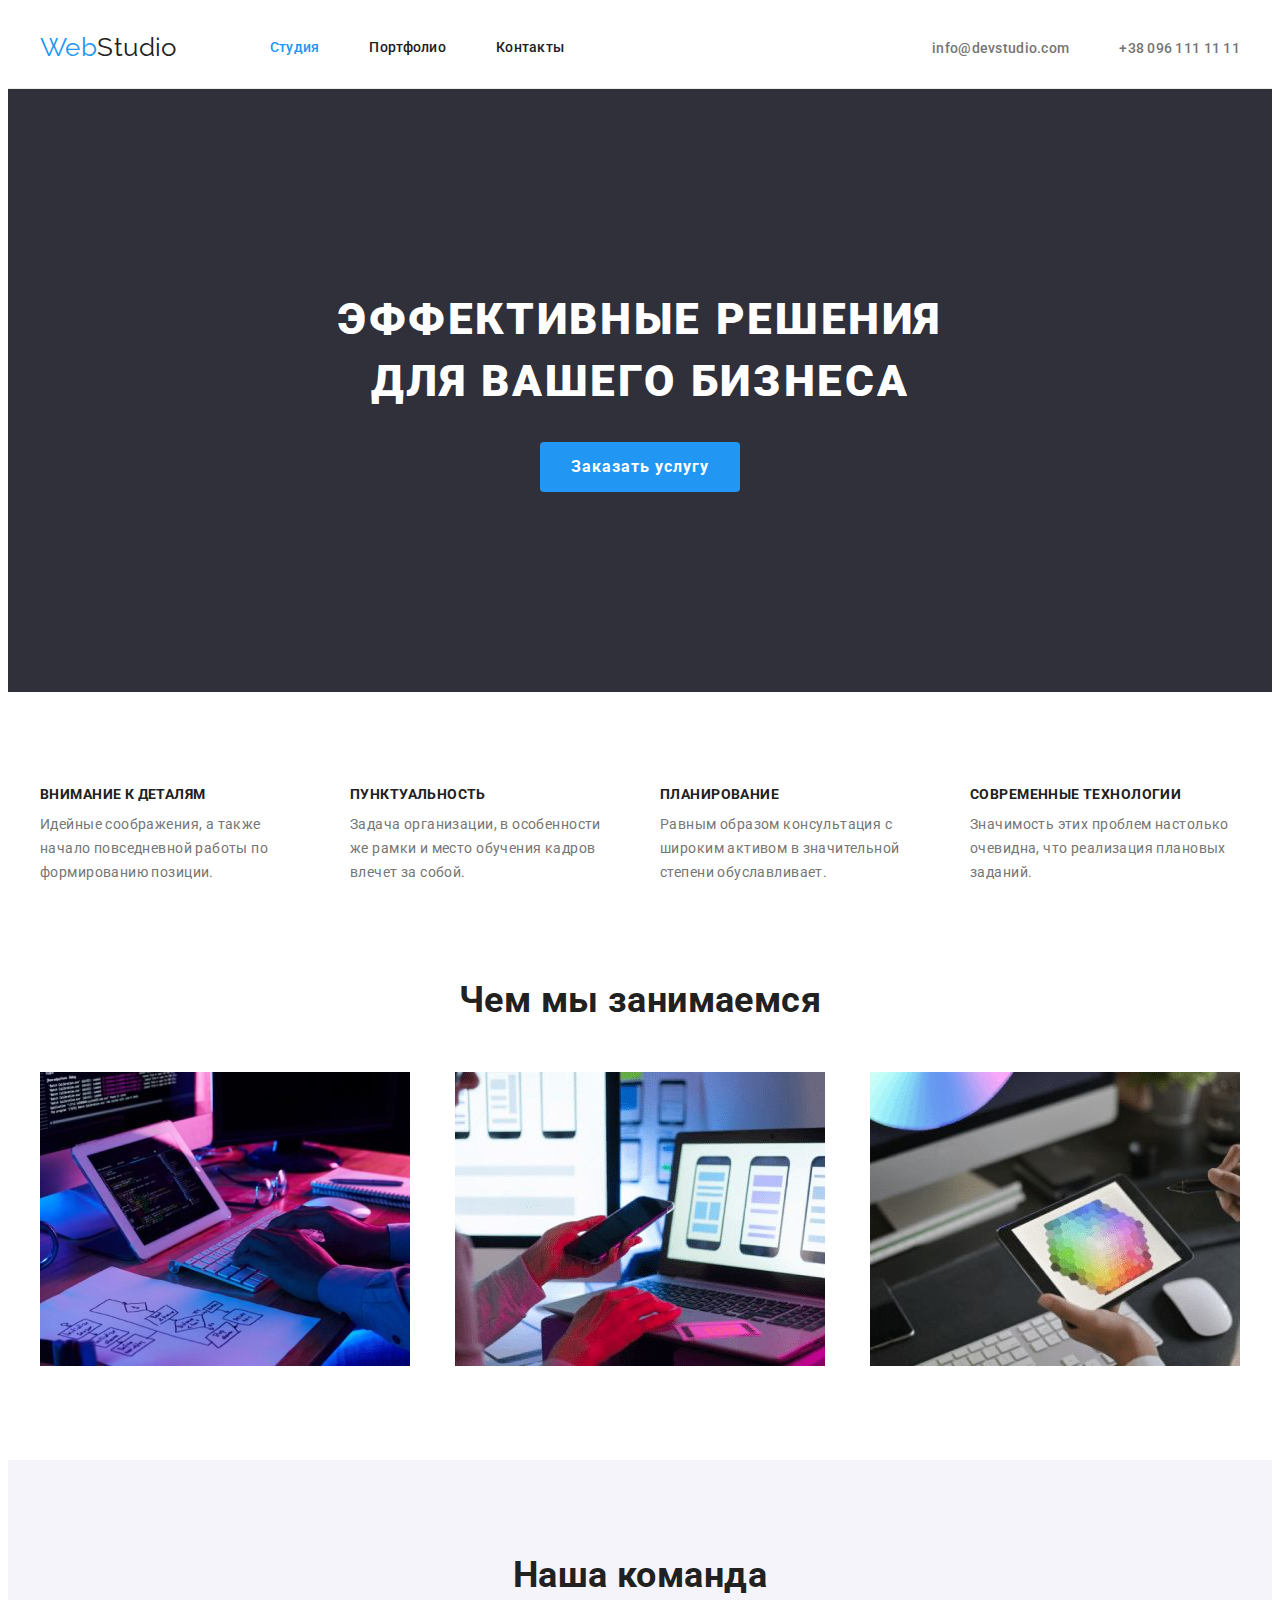
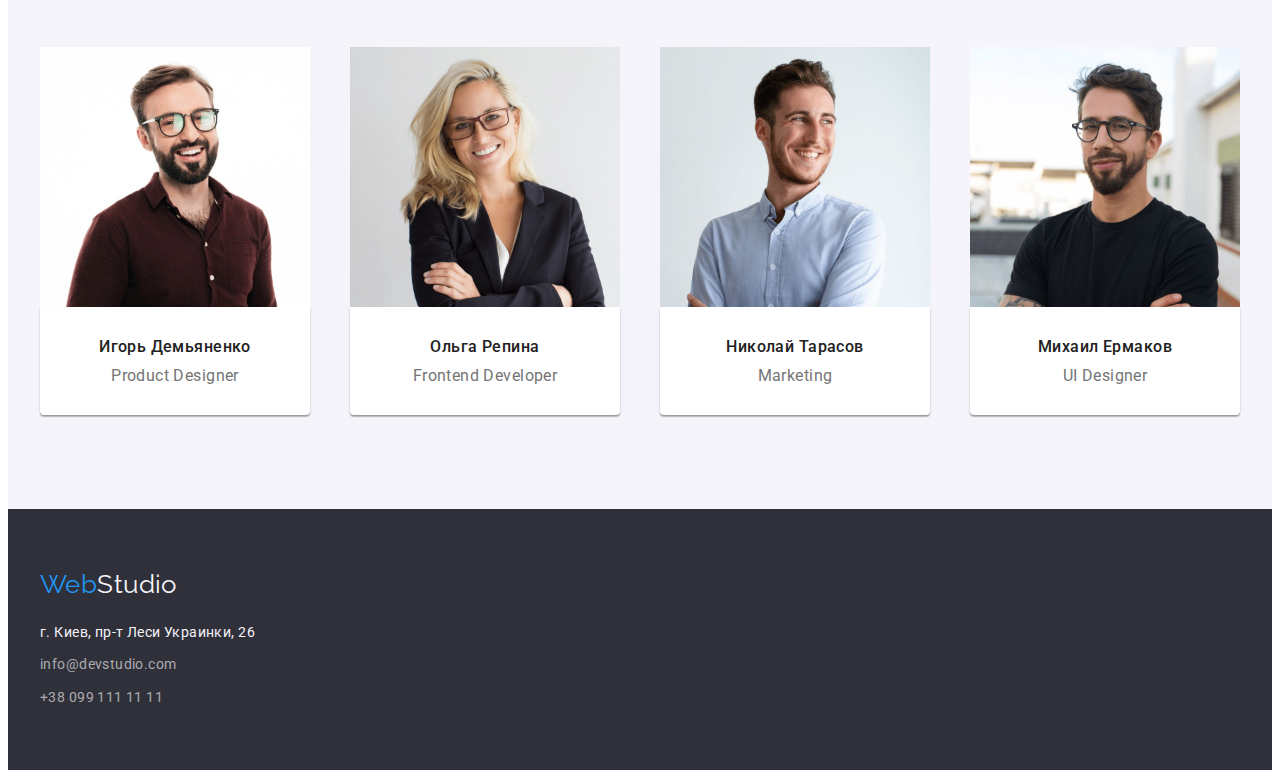
<file: index.html>
<!DOCTYPE html>
<html lang="ru">
  <head>
    <meta charset="UTF-8" />
    <meta http-equiv="X-UA-Compatible" content="IE=edge" />
    <meta name="viewport" content="width=device-width, initial-scale=1.0" />
    <title>Document</title>

    <link
      rel="stylesheet"
      href="https://cdnjs.cloudflare.com/ajax/libs/modern-normalize/1.1.0/modern-normalize.min.css"
      integrity="sha512-wpPYUAdjBVSE4KJnH1VR1HeZfpl1ub8YT/NKx4PuQ5NmX2tKuGu6U/JRp5y+Y8XG2tV+wKQpNHVUX03MfMFn9Q=="
      crossorigin="anonymous"
      referrerpolicy="no-referrer"
    />
    <link
      href="https://fonts.googleapis.com/css2?family=Raleway:wght@700&family=Roboto:wght@400;500;700;900&display=swap"
      rel="stylesheet"
    />
    <link rel="stylesheet" href="./css/styles.css" />
  </head>

  <body>
    <header>
      <div class="container">
        <div class="mean-nav">
          <nav class="header-nav">
            <a class="logo">Web<span>Studio</span></a>
            <ul class="site-item">
              <li class="item">
                <a href="" class="site-nav link current">Студия</a>
              </li>
              <li class="item">
                <a href="./portfolio.html" class="site-nav link">Портфолио</a>
              </li>
              <li class="item">
                <a href="" class="site-nav link">Контакты</a>
              </li>
            </ul>
          </nav>
          <ul class="header-contact">
            <li class="item">
              <a href="mailto:info@devstudio.com" class="contact link"
                >info@devstudio.com</a
              >
            </li>
            <li class="item">
              <a href="tel:+380961111111" class="contact link"
                >+38 096 111 11 11</a
              >
            </li>
          </ul>
        </div>
      </div>
    </header>
    <main>
      <section class="hero">
        <div class="container">
          <h1 class="hero-title">Эффективные решения для вашего бизнеса</h1>
          <button class="button-button" type="button">Заказать услугу</button>
        </div>
      </section>

      <section class="section">
        <div class="container">
          <h2 class="hidden">Преимущества</h2>
          <ul class="features-list">
            <li>
              <h3 class="features-title">Внимание к деталям</h3>
              <p class="features-title-text">
                Идейные соображения, а также начало повседневной работы по
                формированию позиции.
              </p>
            </li>
            <li>
              <h3 class="features-title">Пунктуальность</h3>
              <p class="features-title-text">
                Задача организации, в особенности же рамки и место обучения
                кадров влечет за собой.
              </p>
            </li>
            <li>
              <h3 class="features-title">Планирование</h3>
              <p class="features-title-text">
                Равным образом консультация с широким активом в значительной
                степени обуславливает.
              </p>
            </li>
            <li>
              <h3 class="features-title">Современные технологии</h3>
              <p class="features-title-text">
                Значимость этих проблем настолько очевидна, что реализация
                плановых заданий.
              </p>
            </li>
          </ul>
        </div>
      </section>
      <section class="section class">
        <div class="container">
          <h2 class="section-title">Чем мы занимаемся</h2>
          <ul class="gallery">
            <li>
              <img
                src="./images/img-0.jpg"
                alt="Программированиие"
                width="370"
                class="images"
              />
            </li>
            <li>
              <img
                src="./images/img-1.jpg"
                alt="Разработка мобильноо приложения"
                width="370"
                class="images"
              />
            </li>
            <li>
              <img
                src="./images/img-2.jpg"
                alt="Цветовая палитра"
                width="370"
                class="images"
              />
            </li>
          </ul>
        </div>
      </section>
      <section class="section list">
        <div class="container">
          <h2 class="section-title">Наша команда</h2>
          <ul class="gallery">
            <li>
              <img
                src="./images/ИгорьДемьяненко.jpg"
                alt="Игорь Демьяненко"
                width="270"
                class="master-img"
              />
              <div class="work">
                <h3 class="work-title">Игорь Демьяненко</h3>
                <p class="work-title-profession">Product Designer</p>
              </div>
            </li>
            <li>
              <img
                src="./images/ОльгаРепина.jpg"
                alt="Ольга Репина"
                width="270"
                class="master-img"
              />
              <div class="work">
                <h3 class="work-title">Ольга Репина</h3>
                <p class="work-title-profession">Frontend Developer</p>
              </div>
            </li>
            <li>
              <img
                src="./images/НиколайТарасов.jpg"
                alt="Николай Тарасов"
                width="270"
                class="master-img"
              />
              <div class="work">
                <h3 class="work-title">Николай Тарасов</h3>
                <p class="work-title-profession">Marketing</p>
              </div>
            </li>
            <li>
              <img
                src="./images/МихаилЕрмаков.jpg"
                alt="Михаил Ермаков"
                width="270"
                class="master-img"
              />
              <div class="work">
                <h3 class="work-title">Михаил Ермаков</h3>
                <p class="work-title-profession">UI Designer</p>
              </div>
            </li>
          </ul>
        </div>
      </section>
    </main>
    <footer>
      <div class="form">
        <div class="container">
          <div class="footer-logo">
            <a class="footer-logo">Web<span>Studio</span></a>
          </div>
          <address>
            <ul class="contact">
              <li class="item">
                <p class="contact-adress">г. Киев, пр-т Леси Украинки, 26</p>
              </li>
              <li class="item">
                <a href="mailto:info@devstudio.com" class="contact link-footer"
                  >info@devstudio.com
                </a>
              </li>
              <li class="item">
                <a href="tel:+380991111111" class="contact link-footer">
                  +38 099 111 11 11
                </a>
              </li>
            </ul>
          </address>
        </div>
      </div>
    </footer>
  </body>
</html>
</file>
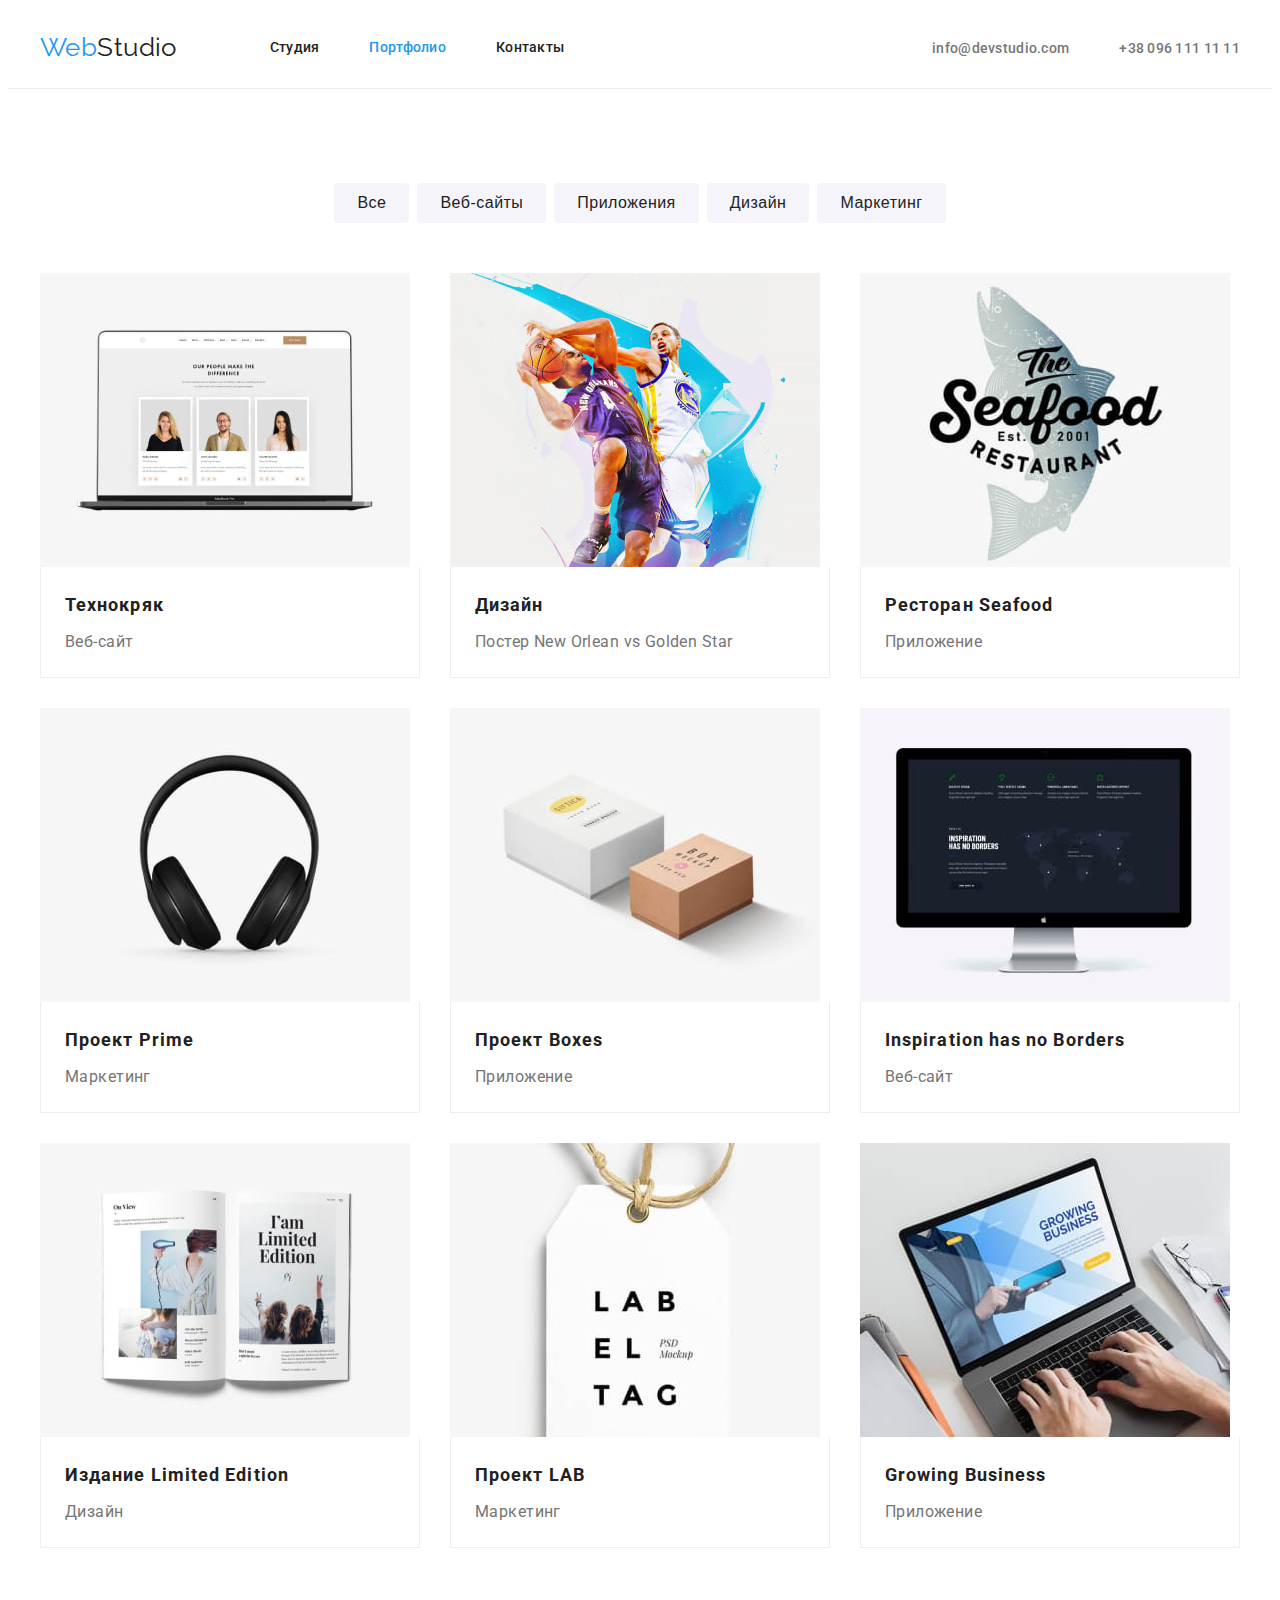
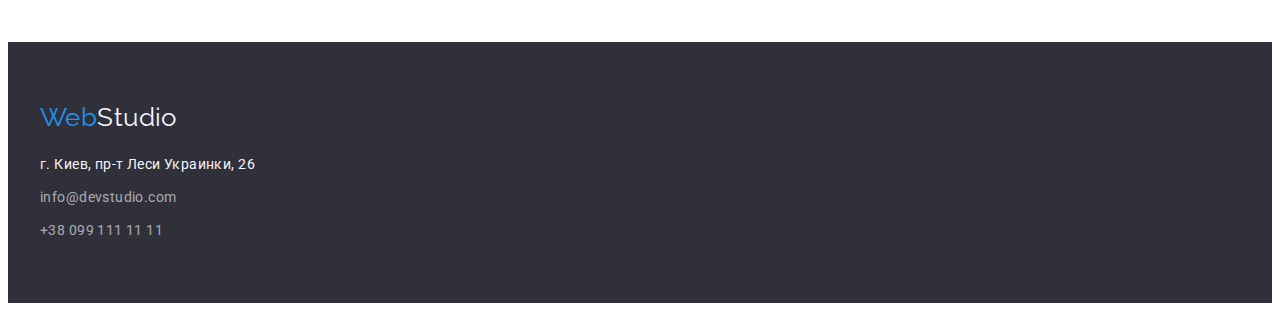
<file: portfolio.html>
<!DOCTYPE html>
<html lang="ru">
  <head>
    <meta charset="UTF-8" />
    <meta http-equiv="X-UA-Compatible" content="IE=edge" />
    <meta name="viewport" content="width=device-width, initial-scale=1.0" />
    <title>Document</title>

    <link
      rel="stylesheet"
      href="https://cdnjs.cloudflare.com/ajax/libs/modern-normalize/1.1.0/modern-normalize.min.css"
      integrity="sha512-wpPYUAdjBVSE4KJnH1VR1HeZfpl1ub8YT/NKx4PuQ5NmX2tKuGu6U/JRp5y+Y8XG2tV+wKQpNHVUX03MfMFn9Q=="
      crossorigin="anonymous"
      referrerpolicy="no-referrer"
    />
    <link
      href="https://fonts.googleapis.com/css2?family=Raleway:wght@700&family=Roboto:wght@400;500;700;900&display=swap"
      rel="stylesheet"
    />
    <link rel="stylesheet" href="./css/styles.css" />
  </head>

  <body>
    <header>
      <div class="container">
        <div class="mean-nav">
          <nav class="header-nav">
            <a class="logo">Web<span>Studio</span></a>
            <ul class="site-item">
              <li class="item">
                <a href="./index.html" class="site-nav link">Студия</a>
              </li>
              <li class="item">
                <a href="" class="site-nav link current">Портфолио</a>
              </li>
              <li class="item">
                <a href="" class="site-nav link">Контакты</a>
              </li>
            </ul>
          </nav>
          <ul class="header-contact">
            <li class="item">
              <a href="mailto:info@devstudio.com" class="contact link"
                >info@devstudio.com</a
              >
            </li>
            <li class="item">
              <a href="tel:+380961111111" class="contact link"
                >+38 096 111 11 11</a
              >
            </li>
          </ul>
        </div>
      </div>
    </header>
    <main>
      <section class="section">
        <div class="container">
          <h1 class="hidden">Портфолио</h1>
          <ul class="list-button">
            <li class="item">
              <button class="button-primary" type="button">Все</button>
            </li>
            <li class="item">
              <button class="button-primary" type="button">Веб-сайты</button>
            </li>
            <li class="item">
              <button class="button-primary" type="button">Приложения</button>
            </li>
            <li class="item">
              <button class="button-primary" type="button">Дизайн</button>
            </li>
            <li class="item">
              <button class="button-primary" type="button">Маркетинг</button>
            </li>
          </ul>

          <ul class="gallery-list">
            <li class="item">
              <a>
                <img
                  src="./images/Технокряк.jpg"
                  alt="Веб-сайт Технокряк"
                  width="370"
                  class="item-img"
                />
              </a>
              <div class="container-title">
                <h2 class="title">Технокряк</h2>
                <p class="text">Веб-сайт</p>
              </div>
            </li>

            <li class="item">
              <a>
                <img
                  src="./images/Постер.jpg"
                  alt="Постер New Orlean vs Golden Star"
                  width="370"
                  class="item-img"
                />
              </a>
              <div class="container-title">
                <h2 class="title">Дизайн</h2>
                <p class="text">Постер New Orlean vs Golden Star</p>
              </div>
            </li>

            <li class="item">
              <a>
                <img
                  src="./images/Ресторан.jpg"
                  alt="Ресторан Seafood"
                  width="370"
                  class="item-img"
              /></a>
              <div class="container-title">
                <h2 class="title">Ресторан Seafood</h2>
                <p class="text">Приложение</p>
              </div>
            </li>

            <li class="item">
              <a>
                <img
                  src="./images/ПроектPrime.jpg"
                  alt="Проект Prime"
                  width="370"
                  class="item-img"
              /></a>
              <div class="container-title">
                <h2 class="title">Проект Prime</h2>
                <p class="text">Маркетинг</p>
              </div>
            </li>

            <li class="item">
              <a>
                <img
                  src="./images/ПроектBoxes.jpg"
                  alt="Проект Boxes"
                  width="370"
                  class="item-img"
              /></a>
              <div class="container-title">
                <h2 class="title">Проект Boxes</h2>
                <p class="text">Приложение</p>
              </div>
            </li>

            <li class="item">
              <a>
                <img
                  src="./images/Inspiration.jpg"
                  alt="Inspiration has no Borders"
                  width="370"
                  class="item-img"
              /></a>
              <div class="container-title">
                <h2 class="title">Inspiration has no Borders</h2>
                <p class="text">Веб-сайт</p>
              </div>
            </li>
            <li class="item">
              <a>
                <img
                  src="./images/Издание.jpg"
                  alt="Издание Limited Edition"
                  width="370"
                  class="item-img"
              /></a>
              <div class="container-title">
                <h2 class="title">Издание Limited Edition</h2>
                <p class="text">Дизайн</p>
              </div>
            </li>
            <li class="item">
              <a>
                <img
                  src="./images/ПроектLAB.jpg"
                  alt="Проект LAB"
                  width="370"
                  class="item-img"
              /></a>
              <div class="container-title">
                <h2 class="title">Проект LAB</h2>
                <p class="text">Маркетинг</p>
              </div>
            </li>
            <li class="item">
              <a>
                <img
                  src="./images/Growing.jpg"
                  alt="Growing Business"
                  width="370"
                  class="item-img"
              /></a>
              <div class="container-title">
                <h2 class="title">Growing Business</h2>
                <p class="text">Приложение</p>
              </div>
            </li>
          </ul>
        </div>
      </section>
    </main>
    <footer>
      <div class="form">
        <div class="container">
          <div class="footer-logo">
            <a class="logo">Web<span>Studio</span></a>
          </div>
          <address>
            <ul class="contact">
              <li class="item">
                <p class="contact-adress">г. Киев, пр-т Леси Украинки, 26</p>
              </li>
              <li class="item">
                <a href="mailto:info@devstudio.com" class="contact link-footer"
                  >info@devstudio.com
                </a>
              </li>
              <li class="item">
                <a href="tel:+380991111111" class="contact link-footer">
                  +38 099 111 11 11
                </a>
              </li>
            </ul>
          </address>
        </div>
      </div>
    </footer>
  </body>
</html>
</file>
<file: css/styles.css>
:root {
  --main-text-color: #757575;
  --title-text-color: #212121;
  --main-bgd-color: #fff;
  --bgd-color: #2196f3;
  --secondary-color: #f5f4fa;
  --accent-color: #2f303a;
  --frame-color: #188ce8;
  --footer-color: rgba(255, 255, 255, 0.6);
  --typical-padding: 94px;
}

body {
  font-family: Roboto, sans-serif;
  letter-spacing: 0.03em;
  color: var(--main-text-color);
  background-color: var(--main-bgd-color);
  font-size: 14px;
}

ul {
  list-style: none;
  margin: 0;
  padding-left: 0;
}

img {
  display: block;
  max-width: 100%;
  height: auto;
}

p,
h1,
h2,
h3,
h4,
h5,
h6 {
  margin: 0;
}

header {
  border-bottom: 1px solid #ececec;
}

/* logo */
.logo {
  font-family: Raleway;
  color: var(--bgd-color);
  font-size: 26px;
  line-height: 1.2;
  padding-top: 24px;
  padding-bottom: 25px;
}

.logo span,
.footer-logo span {
  color: var(--title-text-color);
}

/* nav */
.mean-nav {
  display: flex;
  align-items: center;
}

.header-nav {
  display: flex;
}

.site-item {
  display: flex;
  margin-left: 93px;
  align-items: center;
}

.site-item .item + .item {
  margin-left: 50px;
}

.site-item .link {
  color: var(--title-text-color);
  font-weight: 500;
  font-size: 14px;
  line-height: 1.14;
  letter-spacing: 0.02em;
  text-decoration: none;

  padding-top: 32px;
  padding-bottom: 32px;
  display: block;
}

.site-item .link:hover,
.site-item .link:focus {
  color: var(--bgd-color);
}

.header-contact {
  display: flex;
  margin-left: auto;
}

.header-contact .item + .item {
  margin-left: 50px;
}

.header-contact .link {
  font-family: "Roboto";
  font-style: normal;
  font-weight: 500;
  font-size: 14px;
  line-height: 1.14;
  letter-spacing: 0.02em;
  color: var(--main-text-color);
  text-decoration: none;
}
.contact.link:hover {
  color: var(--bgd-color);
}
.contact.link {
  padding-top: 32px;
  padding-bottom: 32px;
}

.link.current {
  color: var(--bgd-color);
}

/* Hero */
.hero {
  background-color: var(--accent-color);
  text-align: center;
  padding: 200px 0;
}

.hero-title {
  color: var(--main-bgd-color);
  font-weight: 900;
  font-size: 44px;
  line-height: 1.4;
  letter-spacing: 0.06em;
  text-transform: uppercase;

  margin-bottom: 30px;
  margin-left: auto;
  margin-right: auto;
  width: 696px;
}

/* button */
.button-button {
  cursor: pointer;
  color: var(--main-bgd-color);
  background-color: var(--bgd-color);
  font-family: inherit;
  font-weight: 700;
  font-size: 16px;
  line-height: 1.9;
  letter-spacing: 0.06em;

  align-items: center;
  width: 200px;
  height: 50px;

  display: inline-block;

  border-radius: 4px;
  border: 1px solid transparent;
}

.button-button:hover,
.button-button:focus {
  background-color: var(--frame-color);
}

.button-primary {
  cursor: pointer;
  color: var(--title-text-color);
  background-color: var(--secondary-color);
  border: transparent;
  font-weight: 500;
  font-size: 16px;
  line-height: 1.6;
  letter-spacing: 0.03em;

  border-radius: 4px;
  border: 1px solid transparent;
  padding: 6px 22px;
}

.button-primary:hover,
.button-primary:focus {
  color: var(--main-bgd-color);
  background-color: var(--bgd-color);
}

.hidden {
  position: absolute;
  width: 1px;
  height: 1px;
  margin: -1px;
  border: 0;
  padding: 0;
  white-space: nowrap;
  clip-path: inset(100%);
  clip: rect(0 0 0 0);
  overflow: hidden;
}

/*  portfolio button */
.list-button {
  display: flex;
  justify-content: center;
  margin-bottom: 50px;
}

.list-button .item + .item {
  margin-left: 8px;
}

.container {
  width: 1200px;
  padding: 0 15px;
  margin: 0 auto;
}

/* section (features) */
.section {
  padding-top: var(--typical-padding);
  padding-bottom: var(--typical-padding);
}

.features-list {
  display: flex;
  flex-wrap: wrap;
  justify-content: space-between;
}

.features-title {
  color: var(--title-text-color);
  font-weight: 700;
  line-height: 1.2;
  font-size: 14px;
  letter-spacing: 0.03em;
  text-transform: uppercase;
  margin-top: 0;
  margin-bottom: 10px;
}

.features-title-text {
  line-height: 1.7;
  max-width: 270px;
}

.section.class {
  padding-top: 0;
}

.gallery {
  display: flex;
  justify-content: space-between;
}

.section-title {
  font-weight: 700;
  font-size: 36px;
  line-height: 1.2;
  color: var(--title-text-color);
  margin-bottom: 50px;
  text-align: center;
}

.section.list {
  background-color: var(--secondary-color);
}

/* portfolio section */
.gallery-list {
  display: flex;
  flex-wrap: wrap;
  margin-bottom: -30px;
  margin-right: -30px;
}

.gallery-list .item {
  flex-basis: calc((100% - 90px) / 3);
  margin-right: 30px;
  margin-bottom: 30px;
}

.container-title {
  padding: 20px 24px;
  box-sizing: border-box;
  border-left: 1px solid #eeeeee;
  border-right: 1px solid #eeeeee;
  border-bottom: 1px solid #eeeeee;
}

/* work */
.work {
  background: #ffffff;
  box-shadow: 0px 1px 3px rgba(0, 0, 0, 0.12), 0px 1px 1px rgba(0, 0, 0, 0.14),
    0px 2px 1px rgba(0, 0, 0, 0.2);
  border-radius: 0px 0px 4px 4px;

  padding: 30px 0;
}

.work-title {
  font-weight: 500;
  font-size: 16px;
  line-height: 1.2;
  color: var(--title-text-color);
  margin-bottom: 10px;
  text-align: center;
}

.work-title-profession {
  font-size: 16px;
  line-height: 1.2;
  text-align: center;
}

/*  adress  */
.contact-adress {
  color: var(--secondary-color);
  font-style: normal;
  font-size: 14px;
  line-height: 1.7;
  letter-spacing: 0.03em;
}

.form {
  background-color: var(--accent-color);
  padding-top: 60px;
  padding-bottom: 60px;
}

.footer-logo {
  font-family: Raleway;
  color: var(--bgd-color);
  font-size: 26px;
  line-height: 1.2;
  margin-bottom: 20px;
}

.form span {
  color: var(--secondary-color);
}

/* Портфолио */
.title {
  font-weight: 700;
  font-size: 18px;
  line-height: 2;
  letter-spacing: 0.06em;
  color: var(--title-text-color);
  margin-bottom: 4px;
}

.text {
  font-size: 16px;
  line-height: 1.88;
}

.contact .link-footer {
  font-family: "Roboto";
  font-style: normal;
  font-size: 14px;
  line-height: 1.7;
  letter-spacing: 0.03em;
  color: var(--footer-color);
  text-decoration: none;
}
.contact .link-footer:hover {
  color: var(--bgd-color);
}

.contact .item:not(:last-child) {
  margin-bottom: 9px;
}
</file>
